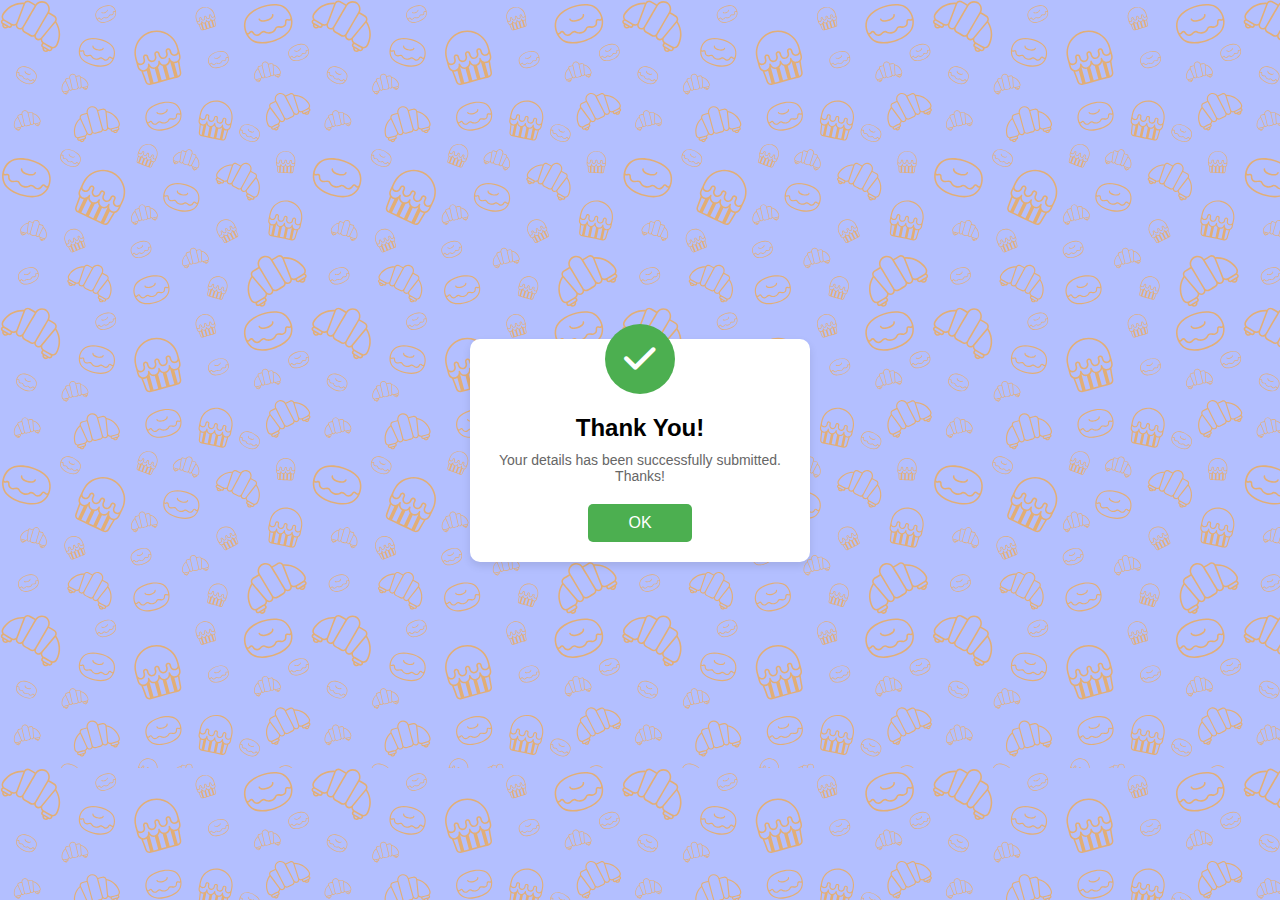
<file: done.html>
<!DOCTYPE html>
<html lang="en">
<head>
    <meta charset="UTF-8">
    <meta name="viewport" content="width=device-width, initial-scale=1.0">
    <link rel="stylesheet" href="https://cdnjs.cloudflare.com/ajax/libs/font-awesome/6.6.0/css/all.min.css">
    <link rel="stylesheet" href="style5.css">
    <title>Document</title>
</head>
<body>
    <div class="modal">
        <div class="icon">
            <i class="fas fa-check"></i>
        </div>
        <h1>Thank You!</h1>
        <p>Your details has been successfully submitted. Thanks!</p>
        <a href="index.html"><button>OK</button></a>
    </div>
</body>
</html>
</file>
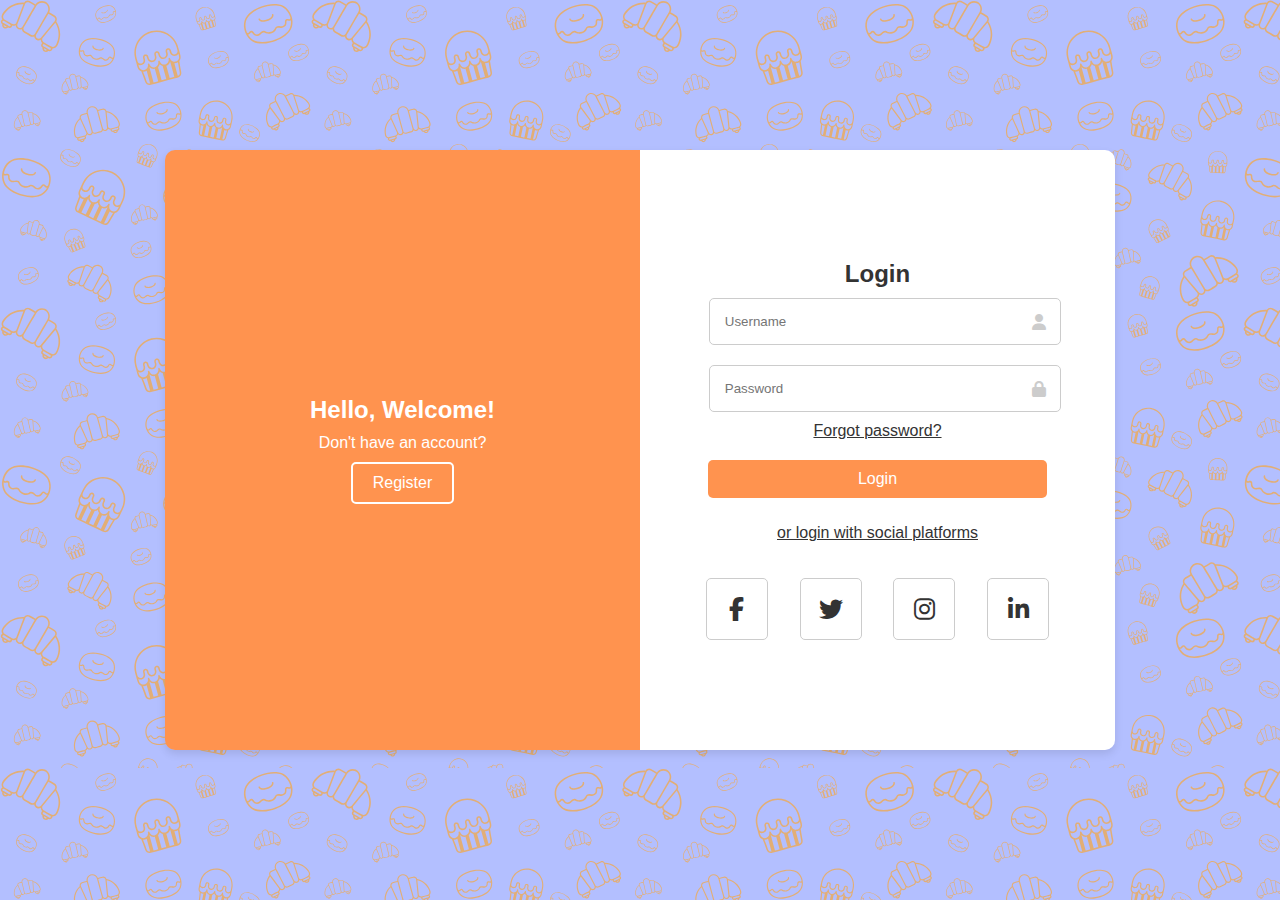
<file: login.html>
<!DOCTYPE html>
<html lang="en">
<head>
    <meta charset="UTF-8">
    <meta name="viewport" content="width=device-width, initial-scale=1.0">
    <link rel="stylesheet" href="https://cdnjs.cloudflare.com/ajax/libs/font-awesome/6.6.0/css/all.min.css">
    <link rel="stylesheet" href="style3.css">
    <title>Log in</title>
</head>
<body>
    
    <div class="container">
        <div class="left">
            <h2>Hello, Welcome!</h2>
            <p>Don't have an account?</p>
            <a href="regist.html"><button>Register</button></a>
        </div>
        <div class="right">
            <h2>Login</h2>
            <div class="input-container">
                <i class="fas fa-user icon"></i>
                <input type="text" placeholder="Username">
            </div>
            <div class="input-container">
                <i class="fas fa-lock icon"></i>
                <input type="password" placeholder="Password">
            </div>
            <a href="#" class="forgot-password">Forgot password?</a>
            <a href="done.html"><button class="#">Login</button></a>
            <p><a href="#" class="forgot-password">or login with social platforms</a></p>
            <div class="social-icons">
                <a href="#"><i class="fab fa-facebook-f"></i></a>
                <a href="#"><i class="fab fa-twitter"></i></a>
                <a href="#"><i class="fab fa-instagram"></i></a>
                <a href="#"><i class="fab fa-linkedin-in"></i></a>
            </div>
        </div>
    </div>

</body>
</html>
</file>
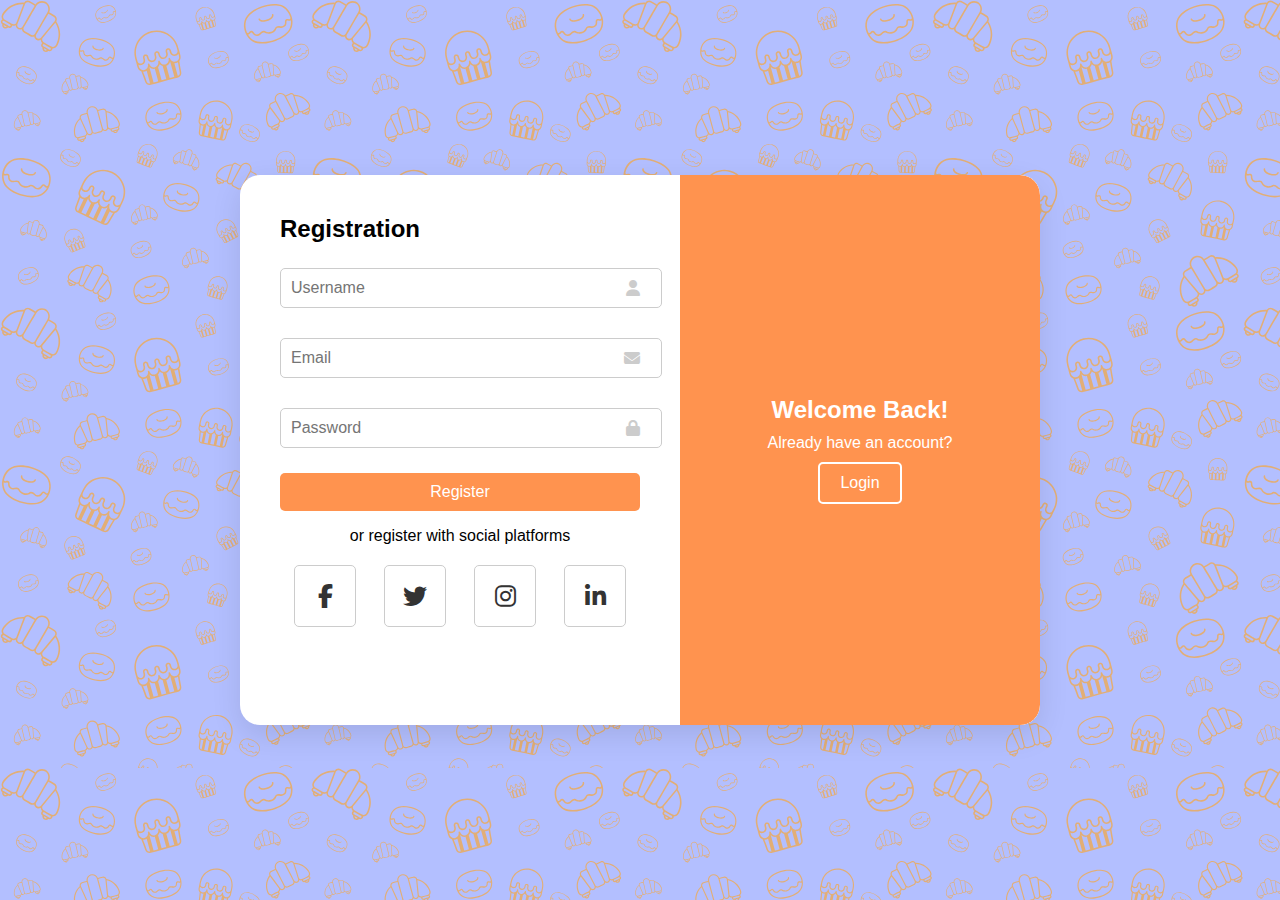
<file: regist.html>
<!DOCTYPE html>
<html lang="en">
<head>
    <meta charset="UTF-8">
    <meta name="viewport" content="width=device-width, initial-scale=1.0">
    <link rel="stylesheet" href="https://cdnjs.cloudflare.com/ajax/libs/font-awesome/6.6.0/css/all.min.css">
    <link rel="stylesheet" href="style4.css">
    <title>Document</title>
</head>
<body>

    <div class="regist">
    <div class="container">
        <div class="left" style="height: 100%;">
            <h2>Registration</h2>
            <div class="input-group">
                <input type="text" placeholder="Username">
                <i class="fas fa-user"></i>
            </div>
            <div class="input-group">
                <input type="email" placeholder="Email">
                <i class="fas fa-envelope"></i>
            </div>
            <div class="input-group">
                <input type="password" placeholder="Password">
                <i class="fas fa-lock"></i>
            </div>
            <a href="done.html"><button class="register-btn">Register</button></a>
            <p class="center-text">or register with social platforms</p>
            <div class="social-login">
                <a href="#"><i class="fab fa-facebook-f"></i></a>
                <a href="#"><i class="fab fa-twitter"></i></a>
                <a href="#"><i class="fab fa-instagram"></i></a>
                <a href="#"><i class="fab fa-linkedin-in"></i></a>
            </div>
        </div>
        <div class="right">
            <h2>Welcome Back!</h2>
            <p>Already have an account?</p>
            <a href="login.html"><button>Login</button></a>
        </div>
    </div>
    </div>
</body>
</html>
</file>
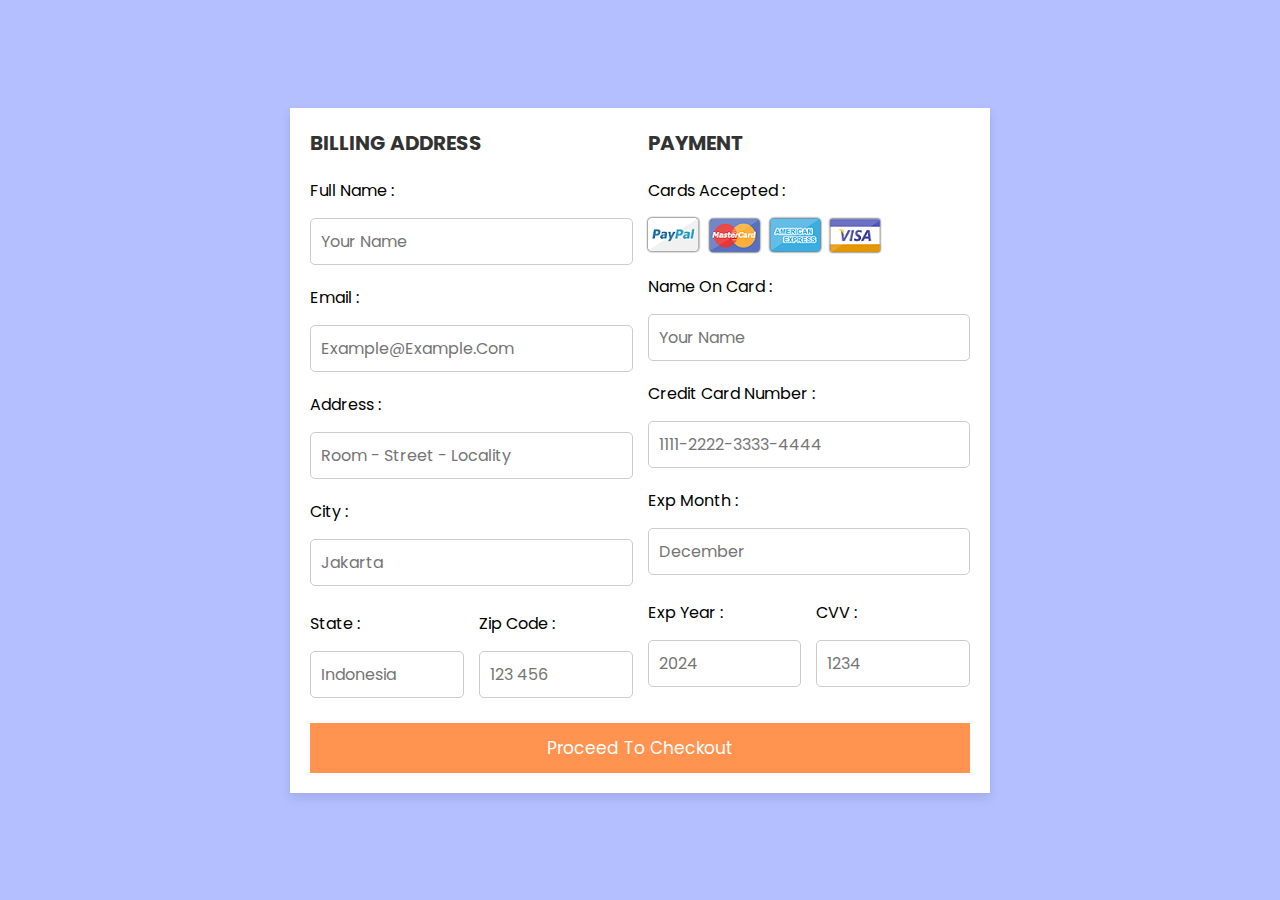
<file: shop.html>
<!DOCTYPE html>
<html lang="en">
<head>
    <meta charset="UTF-8">
    <meta http-equiv="X-UA-Compatible" content="IE=edge">
    <meta name="viewport" content="width=device-width, initial-scale=1.0">

    <!-- custom css file link  -->
    <link rel="stylesheet" href="style2.css">


</head>
<body>

<div class="container">

    <form action="done.html">

        <div class="row">

            <div class="col">

                <h3 class="title">billing address</h3>

                <div class="inputBox">
                    <span>full name :</span>
                    <input type="text" placeholder="your name">
                </div>
                <div class="inputBox">
                    <span>email :</span>
                    <input type="email" placeholder="example@example.com">
                </div>
                <div class="inputBox">
                    <span>address :</span>
                    <input type="text" placeholder="room - street - locality">
                </div>
                <div class="inputBox">
                    <span>city :</span>
                    <input type="text" placeholder="jakarta">
                </div>

                <div class="flex">
                    <div class="inputBox">
                        <span>state :</span>
                        <input type="text" placeholder="indonesia">
                    </div>
                    <div class="inputBox">
                        <span>zip code :</span>
                        <input type="text" placeholder="123 456">
                    </div>
                </div>

            </div>

            <div class="col">

                <h3 class="title">payment</h3>

                <div class="inputBox">
                    <span>cards accepted :</span>
                    <img src="card.png" alt="">
                </div>
                <div class="inputBox">
                    <span>name on card :</span>
                    <input type="text" placeholder="your name">
                </div>
                <div class="inputBox">
                    <span>credit card number :</span>
                    <input type="number" placeholder="1111-2222-3333-4444">
                </div>
                <div class="inputBox">
                    <span>exp month :</span>
                    <input type="text" placeholder="december">
                </div>

                <div class="flex">
                    <div class="inputBox">
                        <span>exp year :</span>
                        <input type="number" placeholder="2024">
                    </div>
                    <div class="inputBox">
                        <span>CVV :</span>
                        <input type="text" placeholder="1234">
                    </div>
                </div>

            </div>
    
        </div>

        <input type="submit" value="proceed to checkout" class="submit-btn">

    </form>

</div>    
    
</body>
</html>
</file>
<file: style5.css>
body {
    margin: 0;
    padding: 0;
    display: flex;
    justify-content: center;
    align-items: center;
    height: 100vh;
    background: url(bg3.png);
    font-family: Arial, sans-serif;
}
.modal {
    background-color: white;
    border-radius: 10px;
    box-shadow: 0 4px 8px rgba(0, 0, 0, 0.1);
    text-align: center;
    padding: 20px;
    width: 300px;
}
.modal .icon {
    background-color: #4CAF50;
    border-radius: 50%;
    width: 70px;
    height: 70px;
    display: flex;
    justify-content: center;
    align-items: center;
    margin: -35px auto 20px;
}
.modal .icon i {
    color: white;
    font-size: 36px;
}
.modal h1 {
    font-size: 24px;
    margin: 0 0 10px;
}
.modal p {
    font-size: 14px;
    color: #666;
    margin: 0 0 20px;
}
.modal button {
    background-color: #4CAF50;
    color: white;
    border: none;
    border-radius: 5px;
    padding: 10px 40px;
    font-size: 16px;
    cursor: pointer;
}
.modal button:hover {
    background-color: #45a049;
}
</file>
<file: style3.css>
body {
    display: flex;
    justify-content: center;
    align-items: center;
    height: 100vh;
    margin: 0;
    font-family: 'Arial', sans-serif;
    background: url(bg3.png);
}

 .container {
    display: flex;
    width: 950px;
    height: 600px;
    box-shadow: 0 4px 8px rgba(0, 0, 0, 0.1);
    border-radius: 10px;
    overflow: hidden;
}
.left {
    background-color: #ff934f;
    color: white;
    width: 50%;
    display: flex;
    flex-direction: column;
    justify-content: center;
    align-items: center;
    padding: 50px;
}
.left h2 {
    margin: 0;
    font-size: 24px;
}
.left p {
    margin: 10px 0;
}
.left button {
    background-color: transparent;
    color: white;
    border: 2px solid white;
    border-radius: 5px;
    padding: 10px 20px;
    font-size: 16px;
    cursor: pointer;
}
.right {
    background-color: white;
    width: 50%;
    display: flex;
    flex-direction: column;
    justify-content: center;
    align-items: center;
    padding: 50px;
}
.right h2 {
    margin: 0;
    font-size: 24px;
    color: #333;
}
.input-container {
    position: relative;
    width: 90%;
    margin: 10px 0;
}
.input-container input {
    width: 95%;
    padding: 15px;
    padding-left: 15px;
    border: 1px solid #ccc;
    border-radius: 5px;
}
.input-container .icon {
    position: absolute;
    right: 0;
    top: 50%;
    transform: translateY(-50%);
    color: #ccc;
}
.right button {
    background-color: #ff934f;
    color: white;
    border: none;
    border-radius: 5px;
    padding: 10px 150px;
    font-size: 16px;
    cursor: pointer;
    width: 100%;
    margin: 10px 0;
}
.right .forgot-password {
    text-align: center;
    margin-bottom: 10px;
    color: #333;
}
.right .social-icons {
    display: flex;
    justify-content: space-around;
    width: 100%;
    margin-top: 20px;
}
.right .social-icons a {
    text-decoration: none;
    color: #333;
    font-size: 24px;
    border: 1px solid #ccc;
    border-radius: 5px;
    padding: 10px;
    width: 40px;
    height: 40px;
    display: flex;
    justify-content: center;
    align-items: center;
}





/* Untuk layar di bawah 991px */
@media (max-width: 991px) {
    .container {
        width: 95%;
        height: auto;
        flex-direction: column; /* Susun ke arah vertikal */
    }

    .left, .right {
        width: 90%; /* Full width */
        padding: 15px; /* Kurangi padding */
    }

    .right button {
        padding: 10px 100px; /* Kurangi lebar tombol */
    }
}

/* Untuk layar di bawah 768px */
@media (max-width: 768px) {
    .container {
        width: 90%; /* Maksimalkan lebar */
        height: auto;
    }

    .left h2, .right h2 {
        font-size: 20px; /* Perkecil ukuran font */
    }

    .left p {
        font-size: 14px; /* Perkecil deskripsi */
    }

    .right button {
        padding: 10px 80px; /* Sesuaikan ukuran tombol */
    }

    .right .social-icons a {
        font-size: 20px; /* Perkecil ikon sosial */
        width: 35px;
        height: 35px;
    }
}

/* Untuk layar di bawah 450px */
@media (max-width: 450px) {
    body {
        padding: 0 10px; /* Tambahkan padding untuk responsif */
    }

    .left h2, .right h2 {
        font-size: 18px; /* Font lebih kecil */
    }

    .left p {
        font-size: 12px;
    }

    .right button {
        padding: 8px 60px; /* Kurangi ukuran tombol */
    }

    .input-container input {
        padding: 8px; /* Kurangi padding input */
    }

    .right .social-icons a {
        font-size: 16px;
        width: 30px;
        height: 30px;
    }
}
</file>
<file: style4.css>
body {
    display: flex;
    justify-content: center;
    align-items: center;
    height: 100vh;
    margin: 0;
    background: url(bg3.png);
    font-family: 'Arial', sans-serif;
}
.container {
    display: flex;
    width: 800px;
    height: 550px; /* Increased height */
    background: white;
    border-radius: 20px;
    box-shadow: 0 10px 30px rgba(0, 0, 0, 0.1);
    overflow: hidden;
}
.left {
    flex: 1;
    padding: 40px;
}
.right {
    flex: 1;
    background: #ff934f;
    border-top-right-radius: 20px;
    border-bottom-right-radius: 20px;
    display: flex;
    flex-direction: column;
    justify-content: center;
    align-items: center;
    color: white;
}
.right h2 {
    margin: 0;
    font-size: 24px;
}
.right p {
    margin: 10px 0;
}
.right button {
    background: transparent;
    border: 2px solid white;
    border-radius: 5px;
    padding: 10px 20px;
    color: white;
    cursor: pointer;
    font-size: 16px;
}
.left h2 {
    margin: 0;
    font-size: 24px;
    font-weight: bold;
}
.input-group {
    position: relative;
    margin: 20px 0;
}

.input-group input {
    width: 100%;
    padding: 10px;
    margin: 5px 0;
    border: 1px solid #ccc;
    border-radius: 5px;
    font-size: 16px;
}

.input-group i {
    position: absolute;
    right: 0;
    top: 50%;
    transform: translateY(-50%);
    color: #ccc;
}

.register-btn {
    width: 100%;
    padding: 10px;
    background: #ff934f;
    border: none;
    border-radius: 5px;
    color: white;
    font-size: 16px;
    cursor: pointer;
}

.center-text {
    text-align: center;
}

.social-login {
    display: flex;
    justify-content: space-around;
    width: 100%;
    margin-top: 20px;
}
.social-login a {
    text-decoration: none;
    color: #333;
    font-size: 24px;
    border: 1px solid #ccc;
    border-radius: 5px;
    padding: 10px;
    width: 40px;
    height: 40px;
    display: flex;
    justify-content: center;
    align-items: center;
}

/* Untuk layar di bawah 991px */
@media (max-width: 991px) {
    .container {
        flex-direction: column; /* Susunan vertikal */
        width: 100%; /* Lebar menyesuaikan */
        height: auto; /* Tinggi fleksibel */
    }

    .left, .right {
        flex: none; /* Tidak berbagi ruang */
        width: 100%; /* Lebar penuh */
        padding: 20px; /* Kurangi padding */
        text-align: center; /* Teks rata tengah */
    }

    .right h2, .left h2 {
        font-size: 20px; /* Perkecil ukuran font */
    }

    .right button {
        padding: 10px 16px; /* Kurangi padding tombol */
    }

    .social-login a {
        font-size: 20px; /* Perkecil ikon sosial */
        width: 35px;
        height: 35px;
    }
}

/* Untuk layar di bawah 768px */
@media (max-width: 768px) {
    .container {
        width: 100%; /* Lebar maksimal */
        border-radius: 0; /* Hilangkan radius untuk fit layar */
    }

    .left h2, .right h2 {
        font-size: 18px; /* Font lebih kecil */
    }

    .right button {
        font-size: 14px; /* Ukuran tombol lebih kecil */
        padding: 8px 12px;
    }

    .input-group input {
        font-size: 14px; /* Perkecil input */
        padding: 8px;
    }

    .social-login a {
        font-size: 18px;
        width: 30px;
        height: 30px;
    }
}

/* Untuk layar di bawah 450px */
@media (max-width: 450px) {
    body {
        padding: 0 10px; /* Beri ruang di sisi layar */
    }

    .container {
        box-shadow: none; /* Hilangkan shadow */
        border-radius: 0; /* Hilangkan radius */
    }

    .left h2, .right h2 {
        font-size: 16px; /* Font lebih kecil */
    }

    .left, .right {
        padding: 10px; /* Kurangi padding */
    }

    .right button {
        padding: 8px 10px;
        font-size: 12px; /* Ukuran tombol lebih kecil */
    }

    .social-login a {
        font-size: 16px; /* Perkecil ikon sosial */
        width: 25px;
        height: 25px;
    }
}
</file>
<file: style2.css>
@import url('https://fonts.googleapis.com/css2?family=Poppins:wght@100;300;400;500;600&display=swap');

*{
  font-family: 'Poppins', sans-serif;
  margin:0; padding:0;
  box-sizing: border-box;
  outline: none; border:none;
  text-transform: capitalize;
  transition: all .2s linear;
}

.container{
  display: flex;
  justify-content: center;
  align-items: center;
  padding:25px;
  min-height: 100vh;
  background: #b3bfff;
}

.container form{
  padding:20px;
  width:700px;
  background: #fff;
  box-shadow: 0 5px 10px rgba(0,0,0,.1);
}

.container form .row{
  display: flex;
  flex-wrap: wrap;
  gap:15px;
}

.container form .row .col{
  flex:1 1 250px;
}

.container form .row .col .title{
  font-size: 20px;
  color:#333;
  padding-bottom: 5px;
  text-transform: uppercase;
}

.container form .row .col .inputBox{
  margin:15px 0;
}

.container form .row .col .inputBox span{
  margin-bottom: 10px;
  display: block;
}

.container form .row .col .inputBox input{
  width: 100%;
  padding: 10px;
  margin: 5px 0;
  border: 1px solid #ccc;
  border-radius: 5px;
  font-size: 16px;
}

.container form .row .col .inputBox input:focus{
  border:1px solid #000;
}

.container form .row .col .flex{
  display: flex;
  gap:15px;
}

.container form .row .col .flex .inputBox{
  margin-top: 5px;
}

.container form .row .col .inputBox img{
  height: 34px;
  margin-top: 5px;
  filter: drop-shadow(0 0 1px #000);
}

.container form .submit-btn{
  width: 100%;
  padding:12px;
  font-size: 17px;
  background: #ff934f;
  color:#fff;
  margin-top: 5px;
  cursor: pointer;
}

.container form .submit-btn:hover{
  background: #e67a36;
}
</file>
